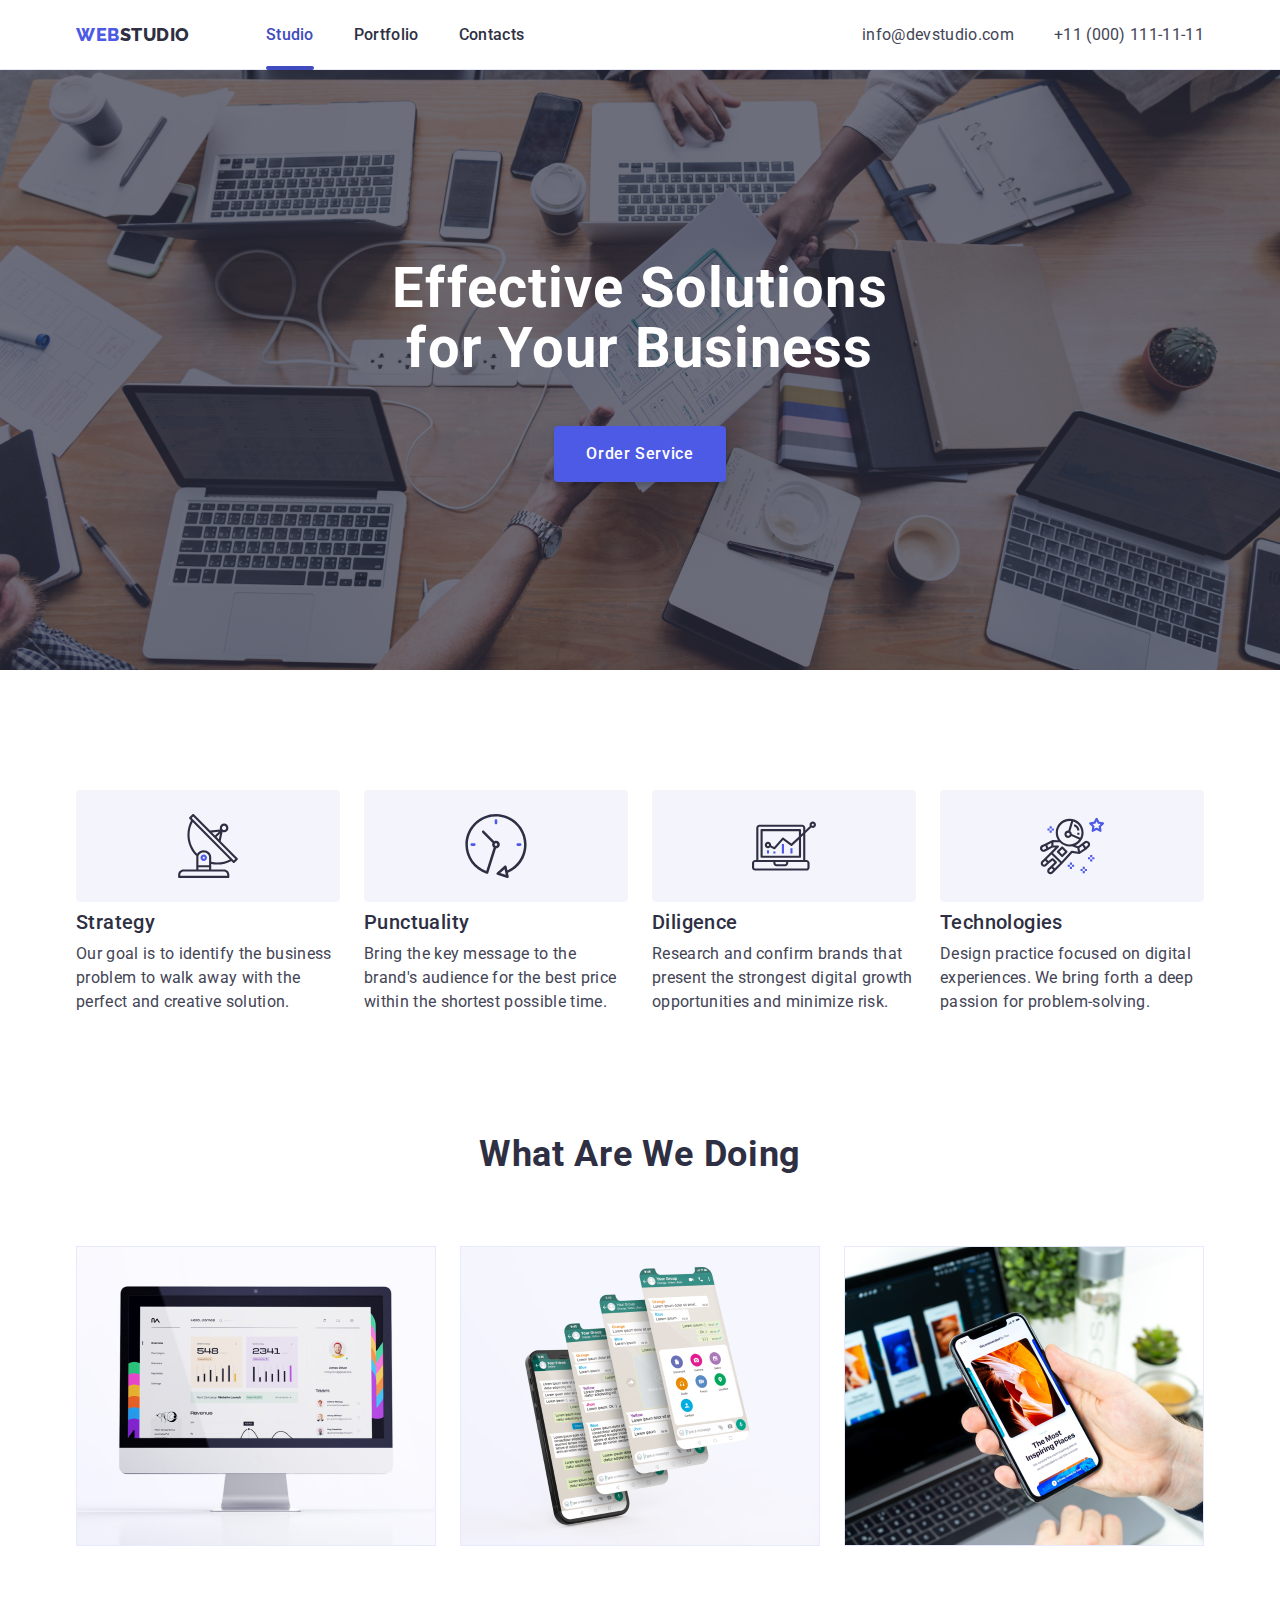
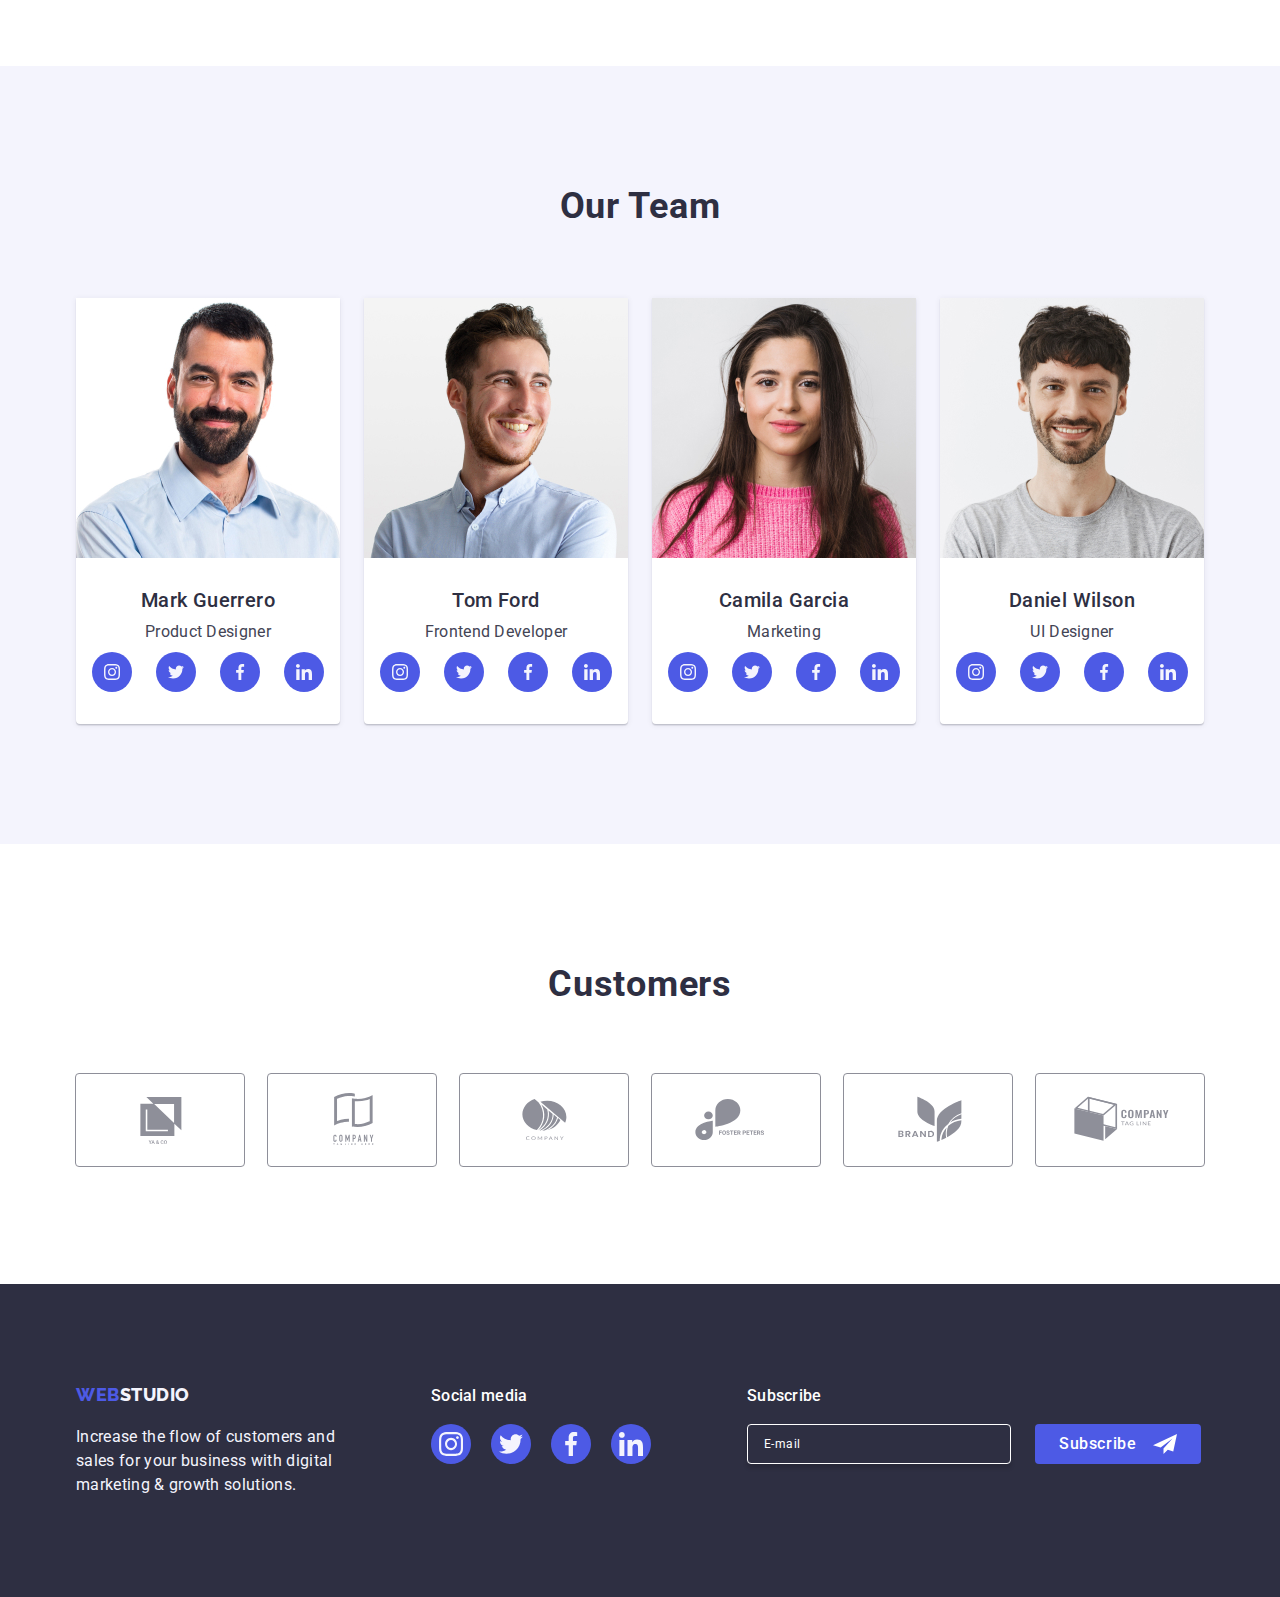
<file: index.html>
<!DOCTYPE html>
<html lang="en">
  <head>
    <meta charset="UTF-8" />
    <meta http-equiv="X-UA-Compatible" content="IE=edge" />
    <meta name="viewport" content="width=device-width, initial-scale=1.0" />
    <meta
      name="description"
      content="Effective solutions for business, Digital Marketing"
    />
    <title>Studio</title>
    <link
      rel="stylesheet"
      href="https://cdnjs.cloudflare.com/ajax/libs/modern-normalize/1.0.0/modern-normalize.min.css"
    />
    <link rel="stylesheet" href="./css/styles.css" />
    <link rel="preconnect" href="https://fonts.googleapis.com" />
    <link rel="preconnect" href="https://fonts.gstatic.com" crossorigin />
    <link
      href="https://fonts.googleapis.com/css2?family=Raleway:wght@800&family=Roboto:wght@400;500;700;900&display=swap"
      rel="stylesheet"
    />
    <link rel="icon" href="./images/webstudio-logo.png" />
  </head>
  <body>
    <header class="header">
      <div class="container header-container">
        <nav class="header-navigation">
          <a href="./index.html" class="header-logo link"
            ><span class="logo-blue">WEB</span>STUDIO</a
          >
          <ul class="header-menu-list list">
            <li class="header-menu-item">
              <a href="./index.html" class="header-menu-link link menu-active"
                >Studio</a
              >
            </li>
            <li class="header-menu-item">
              <a href="./portfolio.html" class="header-menu-link link"
                >Portfolio</a
              >
            </li>
            <li class="header-menu-item">
              <a href="#" class="header-menu-link link">Contacts</a>
            </li>
          </ul>
        </nav>
        <address class="header-address">
          <ul class="header-address-list list">
            <li class="header-address-item">
              <a
                href="mailto:info@devstudio.com"
                class="header-address-link link"
                target="_blank"
                rel="noopener noreferrer"
                >info@devstudio.com</a
              >
            </li>
            <li class="header-address-item">
              <a
                href="tel:+110001111111"
                class="header-address-link link"
                target="_blank"
                rel="noopener noreferrer"
                >+11 (000) 111-11-11</a
              >
            </li>
          </ul>
        </address>
      </div>
    </header>
    <main>
      <section class="hero">
        <div class="container hero-container">
          <h1 class="hero-title">
            Effective Solutions
            <br />
            for Your Business
          </h1>
          <button type="button" class="hero-button" data-modal-open>
            Order Service
          </button>
        </div>
      </section>
      <section class="section">
        <div class="container">
          <ul class="feature-list list">
            <li class="feature-item">
              <div class="feature-icon-container">
                <svg class="feature-icon" width="64" height="64">
                  <use href="./images/icons.svg#antenna"></use>
                </svg>
              </div>
              <h3 class="feature-title">Strategy</h3>
              <p class="feature-description">
                Our goal is to identify the business problem to walk away with
                the perfect and creative solution.
              </p>
            </li>
            <li class="feature-item">
              <div class="feature-icon-container">
                <svg class="feature-icon" width="64" height="64">
                  <use href="./images/icons.svg#clock"></use>
                </svg>
              </div>
              <h3 class="feature-title">Punctuality</h3>
              <p class="feature-description">
                Bring the key message to the brand's audience for the best price
                within the shortest possible time.
              </p>
            </li>
            <li class="feature-item">
              <div class="feature-icon-container">
                <svg class="feature-icon" width="64" height="64">
                  <use href="./images/icons.svg#diagram"></use>
                </svg>
              </div>
              <h3 class="feature-title">Diligence</h3>
              <p class="feature-description">
                Research and confirm brands that present the strongest digital
                growth opportunities and minimize risk.
              </p>
            </li>
            <li class="feature-item">
              <div class="feature-icon-container">
                <svg class="feature-icon" width="64" height="64">
                  <use href="./images/icons.svg#astronaut"></use>
                </svg>
              </div>
              <h3 class="feature-title">Technologies</h3>
              <p class="feature-description">
                Design practice focused on digital experiences. We bring forth a
                deep passion for problem-solving.
              </p>
            </li>
          </ul>
        </div>
      </section>
      <section class="section section-no-top-padding">
        <div class="container">
          <h2 class="section-title">What Are We Doing</h2>
          <ul class="image-list list">
            <li class="image-item">
              <img
                src="./images/computer.jpg"
                alt="computer"
                width="360"
                height="300"
              />
            </li>
            <li class="image-item">
              <img
                src="./images/mobile.jpg"
                alt="mobile"
                width="360"
                height="300"
              />
            </li>
            <li class="image-item">
              <img
                src="./images/gadgets.jpg"
                alt="laptop and mobile"
                width="360"
                height="300"
              />
            </li>
          </ul>
        </div>
      </section>
      <section class="section-team section">
        <div class="container">
          <h2 class="section-title">Our Team</h2>
          <ul class="team-members list">
            <li class="team-card">
              <img
                class="team-card-image"
                src="./images/product-designer.jpg"
                alt="Team Product Designer"
                width="264"
              />
              <div class="team-card-text">
                <h4 class="team-name">Mark Guerrero</h4>
                <p class="team-position">Product Designer</p>
                <ul class="team-social-list list">
                  <li class="team-social-item">
                    <a
                      href="https://www.instagram.com/"
                      target="_blank"
                      rel="noopener noreferrer"
                      class="team-social-link link"
                      ><svg class="team-social-icon" width="16" height="16">
                        <use href="./images/icons.svg#instagram"></use></svg
                    ></a>
                  </li>
                  <li class="team-social-item">
                    <a
                      href="https://www.twitter.com/"
                      target="_blank"
                      rel="noopener noreferrer"
                      class="team-social-link link"
                      ><svg class="team-social-icon" width="16" height="16">
                        <use href="./images/icons.svg#twitter"></use></svg
                    ></a>
                  </li>
                  <li class="team-social-item">
                    <a
                      href="https://www.facebook.com/"
                      target="_blank"
                      rel="noopener noreferrer"
                      class="team-social-link link"
                      ><svg class="team-social-icon" width="16" height="16">
                        <use href="./images/icons.svg#facebook"></use></svg
                    ></a>
                  </li>
                  <li class="team-social-item">
                    <a
                      href="https://www.linkedin.com/"
                      target="_blank"
                      rel="noopener noreferrer"
                      class="team-social-link link"
                      ><svg class="team-social-icon" width="16" height="16">
                        <use href="./images/icons.svg#linkedin"></use></svg
                    ></a>
                  </li>
                </ul>
              </div>
            </li>
            <li class="team-card">
              <img
                class="team-card-image"
                src="./images/frontend-developer.jpg"
                alt="Team Frontend Developer"
                width="264"
              />
              <div class="team-card-text">
                <h4 class="team-name">Tom Ford</h4>
                <p class="team-position">Frontend Developer</p>
                <ul class="team-social-list list">
                  <li class="team-social-item">
                    <a
                      href="https://www.instagram.com/"
                      target="_blank"
                      rel="noopener noreferrer"
                      class="team-social-link link"
                      ><svg class="team-social-icon" width="16" height="16">
                        <use href="./images/icons.svg#instagram"></use></svg
                    ></a>
                  </li>
                  <li class="team-social-item">
                    <a
                      href="https://www.twitter.com/"
                      target="_blank"
                      rel="noopener noreferrer"
                      class="team-social-link link"
                      ><svg class="team-social-icon" width="16" height="16">
                        <use href="./images/icons.svg#twitter"></use></svg
                    ></a>
                  </li>
                  <li class="team-social-item">
                    <a
                      href="https://www.facebook.com/"
                      target="_blank"
                      rel="noopener noreferrer"
                      class="team-social-link link"
                      ><svg class="team-social-icon" width="16" height="16">
                        <use href="./images/icons.svg#facebook"></use></svg
                    ></a>
                  </li>
                  <li class="team-social-item">
                    <a
                      href="https://www.linkedin.com/"
                      target="_blank"
                      rel="noopener noreferrer"
                      class="team-social-link link"
                      ><svg class="team-social-icon" width="16" height="16">
                        <use href="./images/icons.svg#linkedin"></use></svg
                    ></a>
                  </li>
                </ul>
              </div>
            </li>
            <li class="team-card">
              <img
                class="team-card-image"
                src="./images/marketing.jpg"
                alt="Assigned for Marketing"
                width="264"
              />
              <div class="team-card-text">
                <h4 class="team-name">Camila Garcia</h4>
                <p class="team-position">Marketing</p>
                <ul class="team-social-list list">
                  <li class="team-social-item">
                    <a
                      href="https://www.instagram.com/"
                      target="_blank"
                      rel="noopener noreferrer"
                      class="team-social-link link"
                      ><svg class="team-social-icon" width="16" height="16">
                        <use href="./images/icons.svg#instagram"></use></svg
                    ></a>
                  </li>
                  <li class="team-social-item">
                    <a
                      href="https://www.twitter.com/"
                      target="_blank"
                      rel="noopener noreferrer"
                      class="team-social-link link"
                      ><svg class="team-social-icon" width="16" height="16">
                        <use href="./images/icons.svg#twitter"></use></svg
                    ></a>
                  </li>
                  <li class="team-social-item">
                    <a
                      href="https://www.facebook.com/"
                      target="_blank"
                      rel="noopener noreferrer"
                      class="team-social-link link"
                      ><svg class="team-social-icon" width="16" height="16">
                        <use href="./images/icons.svg#facebook"></use></svg
                    ></a>
                  </li>
                  <li class="team-social-item">
                    <a
                      href="https://www.linkedin.com/"
                      target="_blank"
                      rel="noopener noreferrer"
                      class="team-social-link link"
                      ><svg class="team-social-icon" width="16" height="16">
                        <use href="./images/icons.svg#linkedin"></use></svg
                    ></a>
                  </li>
                </ul>
              </div>
            </li>
            <li class="team-card">
              <img
                class="team-card-image"
                src="./images/ui-designer.jpg"
                alt="Team UI Designer"
                width="264"
              />
              <div class="team-card-text">
                <h4 class="team-name">Daniel Wilson</h4>
                <p class="team-position">UI Designer</p>
                <ul class="team-social-list list">
                  <li class="team-social-item">
                    <a
                      href="https://www.instagram.com/"
                      target="_blank"
                      rel="noopener noreferrer"
                      class="team-social-link link"
                      ><svg class="team-social-icon" width="16" height="16">
                        <use href="./images/icons.svg#instagram"></use></svg
                    ></a>
                  </li>
                  <li class="team-social-item">
                    <a
                      href="https://www.twitter.com/"
                      target="_blank"
                      rel="noopener noreferrer"
                      class="team-social-link link"
                      ><svg class="team-social-icon" width="16" height="16">
                        <use href="./images/icons.svg#twitter"></use></svg
                    ></a>
                  </li>
                  <li class="team-social-item">
                    <a
                      href="https://www.facebook.com/"
                      target="_blank"
                      rel="noopener noreferrer"
                      class="team-social-link link"
                      ><svg class="team-social-icon" width="16" height="16">
                        <use href="./images/icons.svg#facebook"></use></svg
                    ></a>
                  </li>
                  <li class="team-social-item">
                    <a
                      href="https://www.linkedin.com/"
                      target="_blank"
                      rel="noopener noreferrer"
                      class="team-social-link link"
                      ><svg class="team-social-icon" width="16" height="16">
                        <use href="./images/icons.svg#linkedin"></use></svg
                    ></a>
                  </li>
                </ul>
              </div>
            </li>
          </ul>
        </div>
      </section>
      <section class="section">
        <div class="container">
          <h2 class="section-title">Customers</h2>
          <ul class="clients-list list">
            <li class="clients-item">
              <a href="#" class="clients-link link">
                <svg class="clients-icon" width="104" height="56">
                  <use href="./images/icons.svg#client-1"></use>
                </svg>
              </a>
            </li>
            <li class="clients-item">
              <a href="#" class="clients-link link">
                <svg class="clients-icon" width="104" height="56">
                  <use href="./images/icons.svg#client-2"></use>
                </svg>
              </a>
            </li>
            <li class="clients-item">
              <a href="#" class="clients-link link">
                <svg class="clients-icon" width="104" height="56">
                  <use href="./images/icons.svg#client-3"></use>
                </svg>
              </a>
            </li>
            <li class="clients-item">
              <a href="#" class="clients-link link">
                <svg class="clients-icon" width="104" height="56">
                  <use href="./images/icons.svg#client-4"></use>
                </svg>
              </a>
            </li>
            <li class="clients-item">
              <a href="#" class="clients-link link">
                <svg class="clients-icon" width="104" height="56">
                  <use href="./images/icons.svg#client-5"></use>
                </svg>
              </a>
            </li>
            <li class="clients-item">
              <a href="#" class="clients-link link">
                <svg class="clients-icon" width="104" height="56">
                  <use href="./images/icons.svg#client-6"></use>
                </svg>
              </a>
            </li>
          </ul>
        </div>
      </section>
    </main>
    <footer class="footer">
      <div class="footer-container container">
        <div class="footer-text-container">
          <a href="./index.html" class="footer-logo link"
            ><span class="logo-blue">WEB</span>STUDIO</a
          >
          <p class="footer-text">
            Increase the flow of customers and
            <br />
            sales for your business with digital
            <br />
            marketing & growth solutions.
          </p>
        </div>
        <div class="footer-social-container">
          <p class="footer-social-text">Social media</p>
          <ul class="footer-social-list list">
            <li class="footer-social-item">
              <a
                href="https://www.instagram.com/"
                target="_blank"
                rel="noopener noreferrer"
                class="footer-social-link link"
                ><svg class="footer-social-icon" width="24" height="24">
                  <use href="./images/icons.svg#instagram"></use></svg
              ></a>
            </li>
            <li class="footer-social-item">
              <a
                href="https://www.twitter.com/"
                target="_blank"
                rel="noopener noreferrer"
                class="footer-social-link link"
                ><svg class="footer-social-icon" width="24" height="24">
                  <use href="./images/icons.svg#twitter"></use></svg
              ></a>
            </li>
            <li class="footer-social-item">
              <a
                href="https://www.facebook.com/"
                target="_blank"
                rel="noopener noreferrer"
                class="footer-social-link link"
                ><svg class="footer-social-icon" width="24" height="24">
                  <use href="./images/icons.svg#facebook"></use></svg
              ></a>
            </li>
            <li class="footer-social-item">
              <a
                href="https://www.linkedin.com/"
                target="_blank"
                rel="noopener noreferrer"
                class="footer-social-link link"
                ><svg class="footer-social-icon" width="24" height="24">
                  <use href="./images/icons.svg#linkedin"></use></svg
              ></a>
            </li>
          </ul>
        </div>
        <div class="footer-form-container">
          <form
            class="footer-subscription-form"
            name="subscribe-form"
            autocomplete="on"
          >
            <label class="footer-subscription-label">
              <span class="footer-subscription-text">Subscribe</span>
              <input
                class="footer-subscription-input"
                type="email"
                name="subscription-email"
                placeholder="E-mail"
              />
            </label>
            <button class="footer-subscription-button" type="submit">
              Subscribe
              <svg class="footer-subscription-icon" width="24" height="24">
                <use href="./images/icons.svg#subscription"></use>
              </svg>
            </button>
          </form>
        </div>
      </div>
    </footer>
    <div class="backdrop is-hidden" data-modal>
      <div class="modal">
        <button type="button" class="modal-close" data-modal-close>
          <svg class="modal-close-icon" width="8" height="8">
            <use href="./images/icons.svg#close"></use>
          </svg>
        </button>
        <p class="modal-header-text">
            Leave your contacts and we will call you back
        </p>
        <form class="modal-signup-form" name="signup-form" autocomplete="on">
            <label class="modal-form-label">
              <span class="form-label-text">Name</span>
              <input
                class="form-label-input"
                type="text"
                name="full-name"
                required
              />
              <svg class="form-input-icon" 
                  width="18"
                  height="18">
                <use
                  href="./images/icons.svg#person"
                ></use>
              </svg>
            </label>
            <label class="modal-form-label">
              <span class="form-label-text">Phone</span>
              <input
                class="form-label-input"
                type="tel"
                name="phone-number"
                required
              />
              <svg class="form-input-icon" 
                  width="18"
                  height="24">
                <use
                  href="./images/icons.svg#phone"
                ></use>
              </svg>
            </label>
            <label class="modal-form-label">
              <span class="form-label-text">Email</span>
              <input
                class="form-label-input"
                type="email"
                name="email-address"
                required
              />
              <svg class="form-input-icon" 
                  width="18"
                  height="24">
                <use
                  href="./images/icons.svg#mail"
                ></use>
              </svg>
            </label>
            <label class="modal-form-textarea">
              <span class="form-label-text">Comment</span>
              <textarea
                name="comment"
                class="form-label-textarea"
                placeholder="Text input"
                rows="6"
                required
              ></textarea>
            </label>
            <label class="modal-form-agreement">
                <input class="modal-form-checkbox visually-hidden" type="checkbox" value="agree" name="agreement" required />
                <svg class="modal-checkbox-icon" width="16" height="16">
                  <use href="./images/icons.svg#checkbox"></use>
                </svg>
                <span class="modal-form-agreement-text">
                    I accept the terms and conditions of the <a href="#" class="form-agreement-link">Privacy Policy</a>
                </span>
            </label>
        </form>
        <button class="modal-form-button" type="submit">Send</button>
    </div>
    <script src="./js/modal.js"></script>
  </body>
</html>
</file>
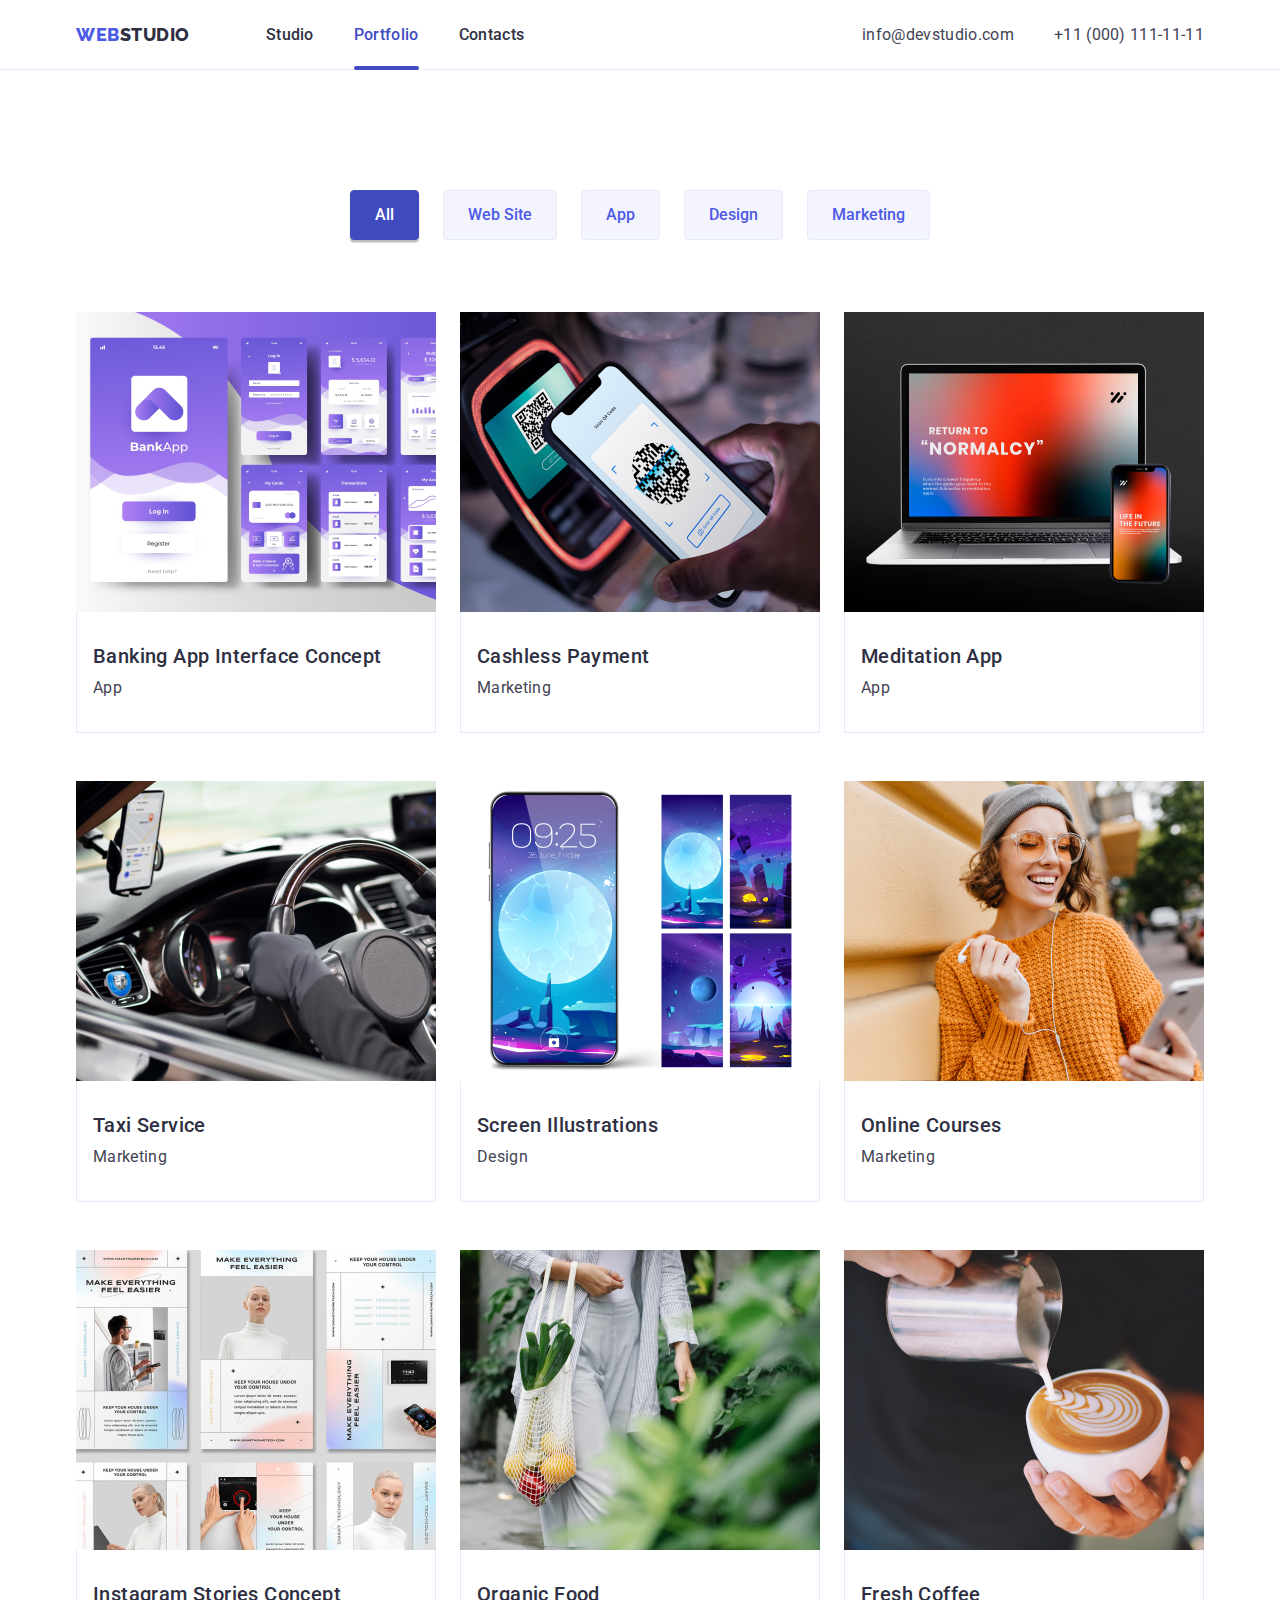
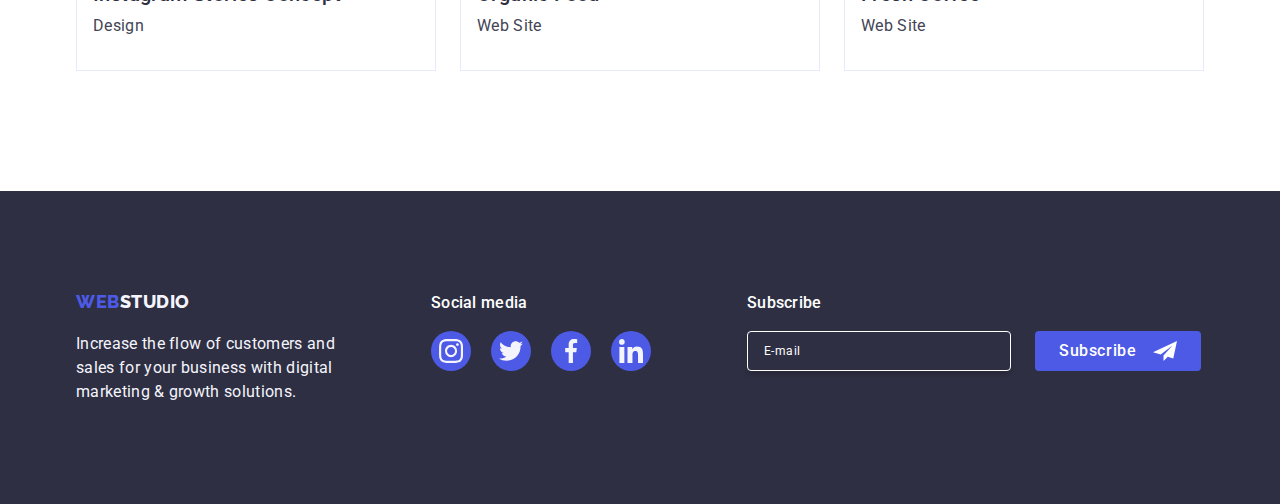
<file: portfolio.html>
<!DOCTYPE html>
<html lang="en">
  <head>
    <meta charset="UTF-8" />
    <meta http-equiv="X-UA-Compatible" content="IE=edge" />
    <meta name="viewport" content="width=device-width, initial-scale=1.0" />
    <meta
      name="description"
      content="Effective solutions for business, Digital Marketing"
    />
    <title>Portfolio</title>
    <link
      rel="stylesheet"
      href="https://cdnjs.cloudflare.com/ajax/libs/modern-normalize/1.0.0/modern-normalize.min.css"
    />
    <link rel="stylesheet" href="./css/styles.css" />
    <link rel="preconnect" href="https://fonts.googleapis.com" />
    <link rel="preconnect" href="https://fonts.gstatic.com" crossorigin />
    <link
      href="https://fonts.googleapis.com/css2?family=Raleway:wght@800&family=Roboto:wght@400;500;700;900&display=swap"
      rel="stylesheet"
    />
    <link rel="icon" href="./images/webstudio-logo.png" />
  </head>
  <body>
    <header class="header">
      <div class="container header-container">
        <nav class="header-navigation">
          <a href="./index.html" class="header-logo link"
            ><span class="logo-blue">WEB</span>STUDIO</a
          >
          <ul class="header-menu-list list">
            <li class="header-menu-item">
              <a href="./index.html" class="header-menu-link link">Studio</a>
            </li>
            <li class="header-menu-item">
              <a
                href="./portfolio.html"
                class="header-menu-link link menu-active"
                >Portfolio</a
              >
            </li>
            <li class="header-menu-item">
              <a href="#" class="header-menu-link link">Contacts</a>
            </li>
          </ul>
        </nav>
        <address class="header-address">
          <ul class="header-address-list list">
            <li class="header-address-item">
              <a
                href="mailto:info@devstudio.com"
                class="header-address-link link"
                target="_blank"
                rel="noopener noreferrer"
                >info@devstudio.com</a
              >
            </li>
            <li class="header-address-item">
              <a
                href="tel:+110001111111"
                class="header-address-link link"
                target="_blank"
                rel="noopener noreferrer"
                >+11 (000) 111-11-11</a
              >
            </li>
          </ul>
        </address>
      </div>
    </header>
    <main>
      <section class="section">
        <div class="container projects-container">
          <ul class="portfolio-filters list">
            <li>
              <button type="button" class="filter-button filter-active">
                All
              </button>
            </li>
            <li>
              <button type="button" class="filter-button">Web Site</button>
            </li>
            <li>
              <button type="button" class="filter-button">App</button>
            </li>
            <li>
              <button type="button" class="filter-button">Design</button>
            </li>
            <li>
              <button type="button" class="filter-button">Marketing</button>
            </li>
          </ul>

          <ul class="projects list">
            <li class="project-card">
              <a href="#" class="project-link link">
                <div class="project-cover-wrap">
                  <img
                    class="project-card-image"
                    src="./images/banking-app-interface.jpg"
                    alt="Banking application interface"
                    width="360"
                    height="300"
                  />
                  <p class="project-cover-text">
                    14 Stylish and User-Friendly App Design Concepts · Task
                    Manager App · Calorie Tracker App · Exotic Fruit Ecommerce
                    App · Cloud Storage App
                  </p>
                </div>
                <div class="project-card-text">
                  <h4 class="project-title">Banking App Interface Concept</h4>
                  <p class="project-description">App</p>
                </div>
              </a>
            </li>
            <li class="project-card">
              <a href="#" class="project-link link">
                <div class="project-cover-wrap">
                  <img
                    class="project-card-image"
                    src="./images/cashless-payment.jpg"
                    alt="Phone scanning QR code"
                    width="360"
                    height="300"
                  />
                  <p class="project-cover-text">
                    14 Stylish and User-Friendly App Design Concepts · Task
                    Manager App · Calorie Tracker App · Exotic Fruit Ecommerce
                    App · Cloud Storage App
                  </p>
                </div>
                <div class="project-card-text">
                  <h4 class="project-title">Cashless Payment</h4>
                  <p class="project-description">Marketing</p>
                </div>
              </a>
            </li>
            <li class="project-card">
              <a href="#" class="project-link link">
                <div class="project-cover-wrap">
                  <img
                    class="project-card-image"
                    src="./images/meditation-app.jpg"
                    alt="Phone and laptop"
                    width="360"
                    height="300"
                  />
                  <p class="project-cover-text">
                    14 Stylish and User-Friendly App Design Concepts · Task
                    Manager App · Calorie Tracker App · Exotic Fruit Ecommerce
                    App · Cloud Storage App
                  </p>
                </div>
                <div class="project-card-text">
                  <h4 class="project-title">Meditation App</h4>
                  <p class="project-description">App</p>
                </div>
              </a>
            </li>
            <li class="project-card">
              <a href="#" class="project-link link">
                <div class="project-cover-wrap">
                  <img
                    class="project-card-image"
                    src="./images/taxi-service.jpg"
                    alt="steering wheel and a phone"
                    width="360"
                    height="300"
                  />
                  <p class="project-cover-text">
                    14 Stylish and User-Friendly App Design Concepts · Task
                    Manager App · Calorie Tracker App · Exotic Fruit Ecommerce
                    App · Cloud Storage App
                  </p>
                </div>
                <div class="project-card-text">
                  <h4 class="project-title">Taxi Service</h4>
                  <p class="project-description">Marketing</p>
                </div>
              </a>
            </li>
            <li class="project-card">
              <a href="#" class="project-link link">
                <div class="project-cover-wrap">
                  <img
                    class="project-card-image"
                    src="./images/screen-illustrations.jpg"
                    alt="Phone and wallpapers"
                    width="360"
                    height="300"
                  />
                  <p class="project-cover-text">
                    14 Stylish and User-Friendly App Design Concepts · Task
                    Manager App · Calorie Tracker App · Exotic Fruit Ecommerce
                    App · Cloud Storage App
                  </p>
                </div>
                <div class="project-card-text">
                  <h4 class="project-title">Screen Illustrations</h4>
                  <p class="project-description">Design</p>
                </div>
              </a>
            </li>
            <li class="project-card">
              <a href="#" class="project-link link">
                <div class="project-cover-wrap">
                  <img
                    class="project-card-image"
                    src="./images/online-courses.jpg"
                    alt="Girl holding a phone"
                    width="360"
                    height="300"
                  />
                  <p class="project-cover-text">
                    14 Stylish and User-Friendly App Design Concepts · Task
                    Manager App · Calorie Tracker App · Exotic Fruit Ecommerce
                    App · Cloud Storage App
                  </p>
                </div>
                <div class="project-card-text">
                  <h4 class="project-title">Online Courses</h4>
                  <p class="project-description">Marketing</p>
                </div>
              </a>
            </li>
            <li class="project-card">
              <a href="#" class="project-link link">
                <div class="project-cover-wrap">
                  <img
                    class="project-card-image"
                    src="./images/instagram-stories.jpg"
                    alt="Instagram stories concept"
                    width="360"
                    height="300"
                  />
                  <p class="project-cover-text">
                    14 Stylish and User-Friendly App Design Concepts · Task
                    Manager App · Calorie Tracker App · Exotic Fruit Ecommerce
                    App · Cloud Storage App
                  </p>
                </div>
                <div class="project-card-text">
                  <h4 class="project-title">Instagram Stories Concept</h4>
                  <p class="project-description">Design</p>
                </div>
              </a>
            </li>
            <li class="project-card">
              <a href="#" class="project-link link">
                <div class="project-cover-wrap">
                  <img
                    class="project-card-image"
                    src="./images/organic-food.jpg"
                    alt="Girl carrying fruits and vegetables"
                    width="360"
                    height="300"
                  />
                  <p class="project-cover-text">
                    14 Stylish and User-Friendly App Design Concepts · Task
                    Manager App · Calorie Tracker App · Exotic Fruit Ecommerce
                    App · Cloud Storage App
                  </p>
                </div>
                <div class="project-card-text">
                  <h4 class="project-title">Organic Food</h4>
                  <p class="project-description">Web Site</p>
                </div>
              </a>
            </li>
            <li class="project-card">
              <a href="#" class="project-link link">
                <div class="project-cover-wrap">
                  <img
                    class="project-card-image"
                    src="./images/fresh-coffee.jpg"
                    alt="Fresh Coffee"
                    width="360"
                    height="300"
                  />
                  <p class="project-cover-text">
                    14 Stylish and User-Friendly App Design Concepts · Task
                    Manager App · Calorie Tracker App · Exotic Fruit Ecommerce
                    App · Cloud Storage App
                  </p>
                </div>
                <div class="project-card-text">
                  <h4 class="project-title">Fresh Coffee</h4>
                  <p class="project-description">Web Site</p>
                </div>
              </a>
            </li>
          </ul>
        </div>
      </section>
    </main>
    <footer class="footer">
      <div class="footer-container container">
        <div class="footer-text-container">
          <a
            href="./index.html"
            class="footer-logo link"
            target="_blank"
            rel="noopener noreferrer"
            ><span class="logo-blue">WEB</span>STUDIO</a
          >
          <p class="footer-text">
            Increase the flow of customers and
            <br />
            sales for your business with digital
            <br />
            marketing & growth solutions.
          </p>
        </div>
        <div class="footer-social-container">
          <p class="footer-social-text">Social media</p>
          <ul class="footer-social-list list">
            <li class="footer-social-item">
              <a
                href="https://www.instagram.com/"
                target="_blank"
                rel="noopener noreferrer"
                class="footer-social-link link"
                ><svg class="footer-social-icon" width="24" height="24">
                  <use href="./images/icons.svg#instagram"></use></svg
              ></a>
            </li>
            <li class="footer-social-item">
              <a
                href="https://www.twitter.com/"
                target="_blank"
                rel="noopener noreferrer"
                class="footer-social-link link"
                ><svg class="footer-social-icon" width="24" height="24">
                  <use href="./images/icons.svg#twitter"></use></svg
              ></a>
            </li>
            <li class="footer-social-item">
              <a
                href="https://www.facebook.com/"
                target="_blank"
                rel="noopener noreferrer"
                class="footer-social-link link"
                ><svg class="footer-social-icon" width="24" height="24">
                  <use href="./images/icons.svg#facebook"></use></svg
              ></a>
            </li>
            <li class="footer-social-item">
              <a
                href="https://www.linkedin.com/"
                target="_blank"
                rel="noopener noreferrer"
                class="footer-social-link link"
                ><svg class="footer-social-icon" width="24" height="24">
                  <use href="./images/icons.svg#linkedin"></use></svg
              ></a>
            </li>
          </ul>
        </div>
        <div class="footer-form-container">
          <form
            class="footer-subscription-form"
            name="subscribe_form"
            autocomplete="on"
          >
            <label class="footer-subscription-label">
              <span class="footer-subscription-text">Subscribe</span>
              <input
                class="footer-subscription-input"
                type="email"
                name="subscription-email"
                placeholder="E-mail"
              />
            </label>
            <button class="footer-subscription-button" type="submit">
              Subscribe
              <svg class="footer-subscription-icon" width="24" height="24">
                <use href="./images/icons.svg#subscription"></use>
              </svg>
            </button>
          </form>
        </div>
      </div>
    </footer>
  </body>
</html>
</file>
<file: css/styles.css>
:root {
  --iris: #4d5ae5;
  --ocean: #404bbf;
  --navyblue: #2e2f42;
  --cloud: #f4f4fd;
  --slate: #434455;
  --cornflower: #e7e9fc;
  --white: #ffffff;
  --grey: rgba(46, 47, 66, 0.7);
  --lightslate: #8e8f99;
  --dairy: #fcfcfc;
  --navyblue-modal: rgba(46, 47, 66, 0.4);
}

html {
  box-sizing: border-box;
}

*,
*::after,
*::before {
  box-sizing: inherit;
}

h1,
h2,
h3,
h4,
h5,
h6,
p {
  margin: 0;
}

img {
  display: block;
  max-width: 100%;
  height: auto;
}

body {
  font-family: 'Roboto', sans-serif;
  font-style: normal;
  font-weight: 400;
  color: var(--navyblue, #2e2f42);
  margin: 0;
}

.list {
  list-style: none;
  margin: 0;
  padding: 0;
}

.link {
  text-decoration: none;
  color: inherit;
}

.container {
  width: 1158px;
  margin: 0 auto;
  padding: 0 15px;
}

.visually-hidden {
  position: absolute;
  width: 1px;
  height: 1px;
  margin: -1px;
  border: 0;
  padding: 0;
  white-space: nowrap;
  clip-path: inset(100%);
  clip: rect(0 0 0 0);
  overflow: hidden;
}

.logo-blue {
  color: var(--iris, #4d5ae5);
}

.header {
  border-bottom: 1px solid var(--cornflower, #e7e9fc);
  background: var(--white, #fff);
}

.header-container {
  display: flex;
  align-items: center;
  justify-content: space-between;
}

.header-navigation {
  display: flex;
  align-items: center;
  justify-content: space-between;
}

.header-logo {
  font-family: 'Raleway', sans-serif;
  font-weight: 800;
  font-size: 18px;
  line-height: 21px;
  letter-spacing: 0.03em;
  padding: 24px 0;
}

.header-menu-list {
  font-weight: 500;
  font-size: 16px;
  line-height: 24px;
  letter-spacing: 0.02em;
  display: flex;
  gap: 40px;
  margin-left: 76px;
}

.header-menu-link {
  padding: 24px 0;
  position: relative;
  transition: color 250ms cubic-bezier(0.4, 0, 0.2, 1);
}

.header-menu-link:hover,
.header-menu-link:focus {
  color: var(--iris, #4d5ae5);
}

.header-menu-link::after {
  content: '';
  border-radius: 2px;
  border: 2px solid transparent;
  height: 4px;
  width: 0;
  position: absolute;
  left: 0;
  bottom: -2px;
  transition: width 250ms cubic-bezier(0.4, 0, 0.2, 1),
    background-color 250ms cubic-bezier(0.4, 0, 0.2, 1),
    border 250ms cubic-bezier(0.4, 0, 0.2, 1);
}

.header-menu-link:hover::after,
.header-menu-link:focus::after {
  border: 2px solid var(--ocean);
  background-color: var(--ocean);
  width: 100%;
}

.menu-active::after {
  content: '';
  border: 2px solid var(--ocean);
  border-radius: 2px;
  background-color: var(--ocean);
  height: 4px;
  width: 100%;
  position: absolute;
  left: 0;
  bottom: -2px;
}

.header-address-link {
  padding: 24px 0;
  transition: color 250ms cubic-bezier(0.4, 0, 0.2, 1);
}

.menu-active,
.header-address-link:hover,
.header-address-link:focus {
  color: var(--ocean, #404bbf);
}

.header-address-list {
  display: flex;
  gap: 40px;
}

.header-address-item {
  font-size: 16px;
  font-style: normal;
  line-height: 24px;
  letter-spacing: 0.02em;
  color: var(--slate, #434455);
}

.hero {
  background-color: var(--navyblue, #2e2f42);
  height: 600px;
  flex-shrink: 0;
  padding: 188px 0;
  background-image: url(../images/dark-hero-bg.png), url(../images/hero-bg.jpg),
    linear-gradient(rgba(46, 47, 66, 0.7), rgba(46, 47, 66, 0.7));
  background-repeat: no-repeat, no-repeat;
  background-position: center, center;
  background-size: 1440px, 1440px;
}

.hero-container {
  text-align: center;
}

.hero-title {
  color: var(--white, #fff);
  font-weight: 700;
  font-size: 56px;
  line-height: 60px;
  letter-spacing: 0.02em;
  display: flex;
  flex-direction: column;
  flex-shrink: 0;
  margin-bottom: 48px;
}

.hero-button {
  color: var(--white, #fff);
  background-color: var(--iris, #4d5ae5);
  border: none;
  box-shadow: 0px 4px 4px rgba(0, 0, 0, 0.15);
  border-radius: 4px;
  font-family: 'Roboto', sans-serif;
  font-weight: 500;
  font-size: 16px;
  line-height: 24px;
  letter-spacing: 0.64px;
  padding: 16px 32px;
  display: block;
  margin: 0 auto;
  transition: background-color 250ms cubic-bezier(0.4, 0, 0.2, 1);
}

.hero-button:hover {
  background-color: var(--ocean, #404bbf);
  cursor: pointer;
}

.section {
  padding: 120px 0;
}

.section-no-top-padding {
  padding-top: 0;
}

.feature-list,
.image-list,
.team-members {
  display: flex;
  margin-left: -24px;
  margin-top: -24px;
}

.feature-icon-container {
  background-color: var(--cloud, #f4f4fd);
  border-radius: 4px;
  display: flex;
  align-items: center;
  justify-content: center;
  padding: 24px 100px;
  margin-bottom: 8px;
}

.feature-item,
.image-item,
.team-card {
  margin-left: 24px;
  margin-top: 24px;
}

.feature-title {
  font-weight: 500;
  font-size: 20px;
  line-height: 24px;
  letter-spacing: 0.02em;
  margin-bottom: 8px;
}

.feature-description {
  font-size: 16px;
  line-height: 24px;
  letter-spacing: 0.02em;
  color: var(--slate, #434455);
}

.section-title {
  font-weight: 700;
  font-size: 36px;
  line-height: 40px;
  letter-spacing: 0.02em;
  text-align: center;
  margin-bottom: 72px;
}

.section-team {
  background-color: var(--cloud, #f4f4fd);
}

.team-card {
  border-radius: 0px 0px 4px 4px;
  background: var(--white, #fff);
  box-shadow: 0px 2px 1px 0px rgba(46, 47, 66, 0.08),
    0px 1px 1px 0px rgba(46, 47, 66, 0.16),
    0px 1px 6px 0px rgba(46, 47, 66, 0.08);
  display: inline-flex;
  padding: 0px 0px 32px 0px;
  flex-direction: column;
  justify-content: center;
  align-items: center;
}

.team-card-image {
  margin-bottom: 30px;
}

.team-card-text {
  width: 232px;
  display: flex;
  flex-direction: column;
  justify-content: center;
  align-items: center;
  gap: 8px;
}

.team-name {
  font-weight: 500;
  font-size: 20px;
  line-height: 24px;
  letter-spacing: 0.02em;
  text-align: center;
}

.team-position {
  font-size: 16px;
  line-height: 24px;
  letter-spacing: 0.02em;
  color: var(--slate, #434455);
  text-align: center;
}

.team-social-list {
  display: flex;
  gap: 24px;
}

.team-social-link {
  background-color: var(--iris, #4d5ae5);
  width: 40px;
  height: 40px;
  border-radius: 50%;
  display: flex;
  align-items: center;
  justify-content: center;
  color: var(--cloud, #f4f4fd);
  transition: background-color 250ms cubic-bezier(0.4, 0, 0.2, 1);
}

.team-social-link:hover,
.team-social-link:focus {
  background-color: var(--ocean, #404bbf);
}

.team-social-icon {
  fill: currentColor;
}

.clients-list {
  display: flex;
  justify-content: center;
  gap: 24px;
}

.clients-item {
  width: 168px;
  height: 88px;
  display: flex;
  justify-content: center;
  align-items: center;
}

.clients-link {
  border: 1px solid var(--lightslate, #8e8f99);
  border-radius: 4px;
  color: var(--lightslate, #8e8f99);
  padding: 16px 32px;
  transition: color 250ms cubic-bezier(0.4, 0, 0.2, 1),
    border 250ms cubic-bezier(0.4, 0, 0.2, 1);
}

.clients-icon {
  fill: currentColor;
}

.clients-link:hover,
.clients-link:focus {
  color: var(--ocean, #404bbf);
  border: 1px solid var(--ocean, #404bbf);
}

.projects-container {
  display: flex;
  flex-direction: column;
  align-items: center;
}

.portfolio-filters {
  display: flex;
  align-items: center;
  gap: 24px;
  margin-bottom: 72px;
}

.filter-button {
  border: 1px solid var(--cornflower, #e7e9fc);
  background-color: var(--cloud, #f4f4fd);
  border-radius: 4px;
  color: var(--iris, #4d5ae5);
  font-family: inherit;
  font-weight: 500;
  font-size: 16px;
  line-height: 24px;
  padding: 12px 24px;
  transition: background-color 250ms cubic-bezier(0.4, 0, 0.2, 1),
    box-shadow 250ms cubic-bezier(0.4, 0, 0.2, 1),
    border 250ms cubic-bezier(0.4, 0, 0.2, 1),
    border-radius 250ms cubic-bezier(0.4, 0, 0.2, 1),
    color 250ms cubic-bezier(0.4, 0, 0.2, 1);
}

.filter-button:hover,
.filter-button:focus {
  background-color: var(--iris, #4d5ae5);
  box-shadow: 0px 3px 1px rgba(0, 0, 0, 0.1), 0px 2px 1px rgba(0, 0, 0, 0.08),
    0px 2px 2px rgba(0, 0, 0, 0.12);
  border: 1px solid var(--iris, #4d5ae5);
  border-radius: 4px;
  color: #ffffff;
  cursor: pointer;
}

.filter-active {
  background-color: var(--ocean, #404bbf);
  box-shadow: 0px 3px 1px rgba(0, 0, 0, 0.1), 0px 2px 1px rgba(0, 0, 0, 0.08),
    0px 2px 2px rgba(0, 0, 0, 0.12);
  border: 1px solid var(--ocean, #404bbf);
  border-radius: 4px;
  color: var(--white, #fff);
  cursor: pointer;
}

.projects {
  display: flex;
  flex-wrap: wrap;
  margin-right: -24px;
  margin-bottom: -48px;
}

.project-card {
  display: flex;
  flex-direction: column;
  align-items: flex-start;
  margin-right: 24px;
  margin-bottom: 48px;
}

.project-link {
  transition: box-shadow 250ms cubic-bezier(0.4, 0, 0.2, 1);
}

.project-link:hover,
.project-link:focus {
  box-shadow: 0px 2px 1px 0px rgba(46, 47, 66, 0.08),
    0px 1px 1px 0px rgba(46, 47, 66, 0.16),
    0px 1px 6px 0px rgba(46, 47, 66, 0.08);
}

.project-cover-wrap {
  position: relative;
  overflow: hidden;
}

.project-cover-text {
  position: absolute;
  top: 0;
  height: 100%;
  width: 100%;
  padding: 40px 32px;
  background-color: var(--iris, #4d5ae5);
  color: var(--cloud, #f4f4fd);
  font-size: 16px;
  font-weight: 400;
  line-height: 24px;
  letter-spacing: 0.32px;
  transform: translateY(100%);
  transition: transform 250ms cubic-bezier(0.4, 0, 0.2, 1);
}

.project-link:hover .project-cover-text,
.project-link:focus .project-cover-text {
  transform: translateY(0);
}

.project-card-text {
  display: flex;
  flex-direction: column;
  justify-content: center;
  align-items: flex-start;
  align-self: stretch;
  padding: 32px 16px;
  border-top: 0px;
  border-bottom: 1px solid var(--cornflower, #e7e9fc);
  border-left: 1px solid var(--cornflower, #e7e9fc);
  border-right: 1px solid var(--cornflower, #e7e9fc);
  background-color: var(--white, #fff);
}

.project-title {
  font-weight: 500;
  font-size: 20px;
  line-height: 24px;
  letter-spacing: 0.02em;
  margin-bottom: 8px;
}

.project-description {
  font-size: 16px;
  line-height: 24px;
  letter-spacing: 0.02em;
  color: var(--slate, #434455);
}

.footer {
  background-color: var(--navyblue, #2e2f42);
  padding: 100px 0;
}

.footer-container {
  display: flex;
  gap: 96px;
}

.footer-subscription-form {
  display: flex;
  gap: 24px;
}

.footer-subscription-text {
  color: var(--white, #fff);
  font-size: 16px;
  font-weight: 500;
  line-height: 24px;
  letter-spacing: 0.32px;
  display: block;
}

.footer-subscription-input {
  color: var(--white, #fff);
  background-color: transparent;
  font-size: 12px;
  font-weight: 400;
  line-height: 24px;
  letter-spacing: 0.48px;
  width: 264px;
  height: 40px;
  padding: 8px 16px;
  outline: none;
  border-radius: 4px;
  border: 1px solid var(--white, #fff);
  box-shadow: 0px 4px 4px 0px rgba(0, 0, 0, 0.15);
  margin-top: 16px;
  transition: border 250ms cubic-bezier(0.4, 0, 0.2, 1);
}

.footer-subscription-input:hover,
.footer-subscription-input:focus {
  border: 1px solid var(--ocean, #404bbf);
}

.footer-subscription-input::placeholder {
  color: currentColor;
  font-size: 12px;
  font-weight: 400;
  line-height: 24px;
  letter-spacing: 0.48px;
}

.footer-subscription-button {
  border: none;
  border-radius: 4px;
  background: var(--iris, #4d5ae5);
  padding: 8px 24px;
  display: flex;
  justify-content: center;
  align-items: center;
  align-self: flex-end;
  gap: 16px;
  cursor: pointer;
  color: var(--white, #fff);
  font-family: Roboto;
  font-size: 16px;
  font-style: normal;
  font-weight: 500;
  line-height: 24px;
  letter-spacing: 0.64px;
  transition: background-color 250ms cubic-bezier(0.4, 0, 0.2, 1);
}

.footer-subscription-button:hover {
  background-color: var(--ocean, #404bbf);
}

.footer-subscription-icon {
  fill: currentColor;
}

.footer-social-text {
  color: var(--white, #fff);
  font-size: 16px;
  font-weight: 500;
  line-height: 24px;
  letter-spacing: 0.32px;
}

.footer-social-list {
  display: flex;
  gap: 20px;
  margin-top: 16px;
}

.footer-social-item {
  width: 40px;
  height: 40px;
}

.footer-social-link {
  width: 100%;
  height: 100%;
  display: flex;
  align-items: center;
  justify-content: center;
  color: var(--cloud, #f4f4fd);
  background-color: var(--iris, #4d5ae5);
  border-radius: 50%;
  transition: background-color 250ms cubic-bezier(0.4, 0, 0.2, 1);
}

.footer-social-link:hover,
.footer-social-link:focus {
  background-color: #31d0aa;
}

.footer-social-icon {
  fill: currentColor;
}

.footer-logo {
  font-family: 'Raleway';
  font-weight: 800;
  font-size: 18px;
  line-height: 21px;
  letter-spacing: 0.03em;
  color: var(--cloud, #f4f4fd);
  display: block;
  margin-bottom: 20px;
}

.footer-text {
  font-size: 16px;
  line-height: 24px;
  letter-spacing: 0.02em;
  color: var(--cloud, #f4f4fd);
}

.backdrop {
  position: fixed;
  top: 0;
  left: 0;
  width: 100%;
  height: 100%;
  background-color: rgba(46, 47, 66, 0.4);
  opacity: 1;
  transition: opacity 250ms cubic-bezier(0.4, 0, 0.2, 1);
}

.modal {
  position: absolute;
  top: 50%;
  left: 50%;
  min-width: 408px;
  min-height: 584px;
  background-color: var(--dairy, #fcfcfc);
  box-shadow: 0px 2px 1px 0px rgba(0, 0, 0, 0.2),
    0px 1px 3px 0px rgba(0, 0, 0, 0.12), 0px 1px 1px 0px rgba(0, 0, 0, 0.14);
  border-radius: 4px;
  padding: 72px 24px 24px;

  transform: translate(-50%, -50%) scale(1);
  transition: transform 250ms cubic-bezier(0.4, 0, 0.2, 1);
}

.backdrop.is-hidden .modal {
  transform: translate(-50%, -50%) scale(0);
}

.modal-close {
  position: absolute;
  top: 24px;
  right: 24px;
  padding: 0;
  display: flex;
  justify-content: center;
  align-items: center;
  width: 30px;
  height: 30px;

  background-color: var(--cornflower, #e7e9fc);
  color: var(--navyblue);
  border: 1px solid rgba(0, 0, 0, 0.1);
  border-radius: 15px;
  cursor: pointer;

  transition: color 250ms cubic-bezier(0.4, 0, 0.2, 1),
    background-color 250ms cubic-bezier(0.4, 0, 0.2, 1);
}

.modal-close-icon {
  fill: currentColor;
}

.modal-close:hover,
.modal-close:focus {
  background-color: var(--ocean);
  color: var(--white);
}

.is-hidden {
  visibility: none;
  opacity: 0;
  pointer-events: none;
}

.modal-header-text {
  color: var(--navyblue, #2e2f42);
  text-align: center;
  font-size: 16px;
  font-weight: 500;
  line-height: 24px;
  letter-spacing: 0.32px;
}

.modal-form-label,
.modal-form-textarea {
  display: block;
  position: relative;
}

.modal-form-textarea {
  margin-bottom: 16px;
}

.form-label-text {
  color: var(--lightslate, #8e8f99);
  font-size: 12px;
  font-weight: 400;
  line-height: 14px;
  letter-spacing: 0.48px;
  position: absolute;
  top: -16px;
}

.form-label-input,
.form-label-textarea {
  color: var(--navyblue, #2e2f42);
  font-size: 12px;
  font-weight: 500;
  line-height: 14px;
  letter-spacing: 0.48px;
  display: block;
  width: 100%;
  margin-top: 30px;
  padding: 11px 16px 11px 40px;
  outline: none;
  border-radius: 4px;
  border: 1px solid var(--navyblue-modal, rgba(46, 47, 66, 0.4));
  transition: border 250ms cubic-bezier(0.4, 0, 0.2, 1);
}

.form-label-textarea {
  padding-left: 16px;
  resize: none;
}

.form-label-textarea::placeholder {
  color: var(--navyblue-modal, rgba(46, 47, 66, 0.4));
  font-size: 12px;
  font-weight: 400;
  line-height: 14px;
  letter-spacing: 0.48px;
}

.form-label-input:hover,
.form-label-input:focus,
.form-label-textarea:hover,
.form-label-textarea:focus {
  outline: none;
  border: 1px solid var(--iris, #4d5ae5);
}

.form-input-icon {
  fill: var(--navyblue, #2e2f42);
  position: absolute;
  left: 16px;
  top: 50%;
  transform: translateY(-50%);
  transition: fill 250ms cubic-bezier(0.4, 0, 0.2, 1);
}

.form-label-input:hover + .form-input-icon,
.form-label-input:focus + .form-input-icon {
  fill: var(--iris, #4d5ae5);
}

.modal-form-agreement {
  display: flex;
  align-items: center;
  justify-content: center;
  margin-bottom: 24px;
  cursor: pointer;
}

.modal-checkbox-icon {
  fill: none;
  border: 2px solid var(--navyblue-modal, rgba(46, 47, 66, 0.4));
  border-radius: 2px;
  margin-right: 8px;
  transition: background-color 250ms cubic-bezier(0.4, 0, 0.2, 1),
    border-color 250ms cubic-bezier(0.4, 0, 0.2, 1),
    fill 250ms cubic-bezier(0.4, 0, 0.2, 1);
}

.modal-form-checkbox:checked + .modal-checkbox-icon {
  background-color: var(--ocean, #404bbf);
  border-color: var(--ocean, #404bbf);
  fill: var(--white);
}

.modal-form-agreement-text {
  color: var(--lightslate, #8e8f99);
  font-size: 12px;
  font-weight: 400;
  line-height: 14px;
  letter-spacing: 0.48px;
}

.form-agreement-link {
  color: var(--ocean, #404bbf);
}

.modal-form-button {
  color: var(--white, #fff);
  text-align: center;
  font-size: 16px;
  font-weight: 500;
  line-height: 24px;
  letter-spacing: 0.64px;
  border: none;
  border-radius: 4px;
  background: var(--iris, #4d5ae5);
  box-shadow: 0px 4px 4px 0px rgba(0, 0, 0, 0.15);
  padding: 16px 32px;
  margin: 0 auto;
  cursor: pointer;
  display: block;
  transition: background-color 250ms cubic-bezier(0.4, 0, 0.2, 1);
}

.modal-form-button:hover {
  background-color: var(--ocean, #404bbf);
}
</file>
